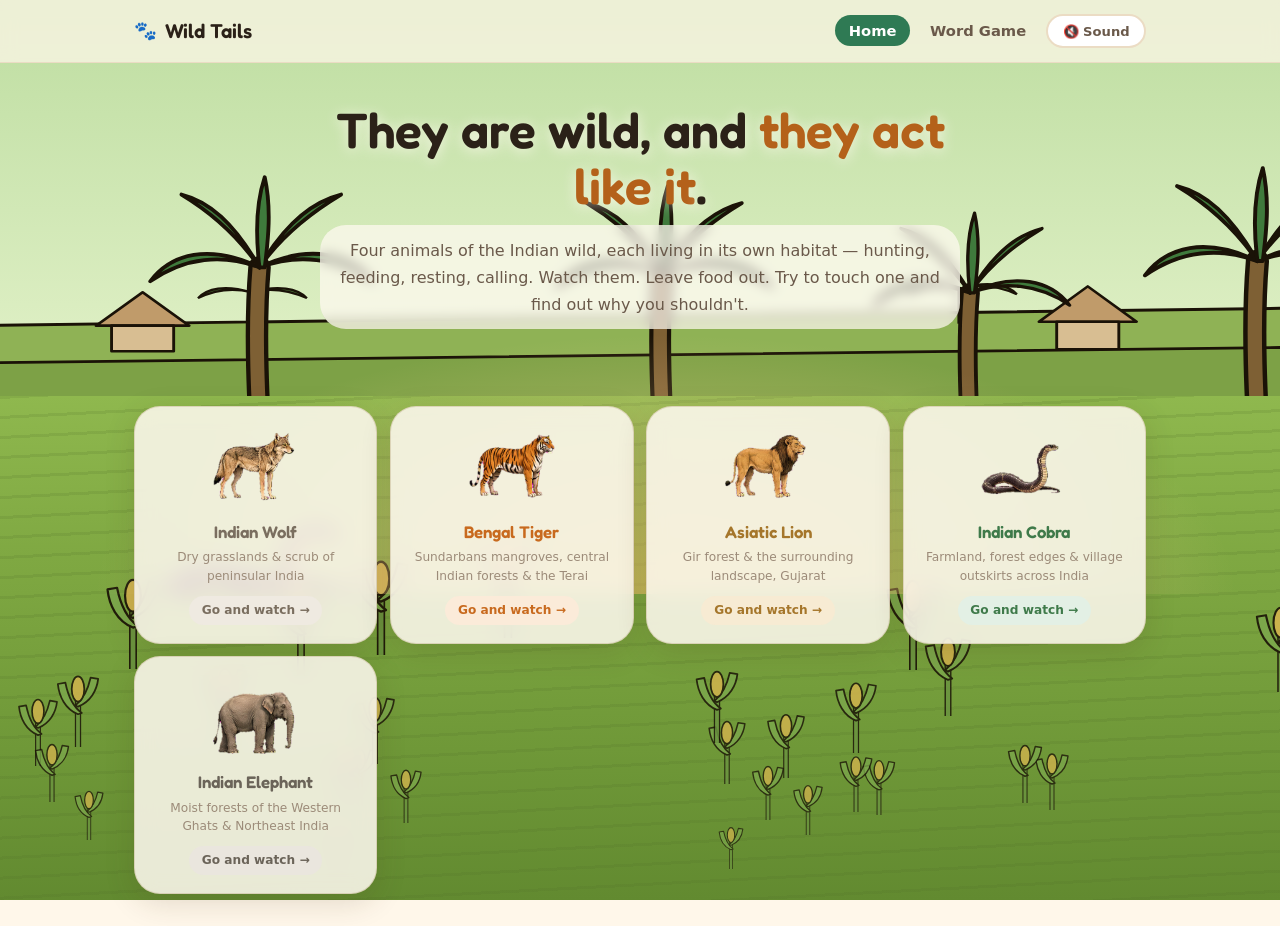
<file: index.html>
<!DOCTYPE html>
<html lang="en">
<head>
  <meta charset="UTF-8" />
  <meta name="viewport" content="width=device-width, initial-scale=1.0" />
  <title>Wild Tails — India's wild animals, living their day</title>
  <meta name="description" content="Four wild animals of India — an Indian wolf, a Bengal tiger, an Asiatic lion and a cobra — living in their own habitats. Watch them hunt, feed and rest. They are not pets." />
  <meta name="theme-color" content="#EFD9A2" />
  <link rel="icon" href="data:image/svg+xml,<svg xmlns='http://www.w3.org/2000/svg' viewBox='0 0 100 100'><text y='.9em' font-size='90'>🐾</text></svg>" />
  <link rel="preconnect" href="https://fonts.googleapis.com" />
  <link rel="preconnect" href="https://fonts.gstatic.com" crossorigin />
  <link href="https://fonts.googleapis.com/css2?family=Fredoka:wght@500;600;700&display=swap" rel="stylesheet" />
  <link rel="stylesheet" href="css/base.css" />
  <link rel="stylesheet" href="css/habitat.css" />
  <style>
    .home-hero { text-align: center; padding: 1.5rem 0 0.5rem; max-width: 640px; margin: 0 auto; }
    .home-hero h1 {
      font-size: clamp(2rem, 5.4vw, 3.1rem); line-height: 1.12;
      margin-bottom: 0.7rem; color: var(--ink);
      text-shadow: 0 2px 14px rgba(255, 250, 240, 0.8);
    }
    .home-hero h1 em { font-style: normal; color: #B4611A; }
    .home-hero p {
      color: var(--ink-soft); font-size: 1rem; line-height: 1.7;
      background: rgba(255, 250, 242, 0.72);
      backdrop-filter: blur(6px);
      border-radius: var(--radius-lg);
      padding: 0.7rem 1.1rem; display: inline-block;
    }

    .picker { display: grid; gap: 0.8rem; grid-template-columns: repeat(auto-fit, minmax(210px, 1fr)); }
    .animal-card {
      display: flex; flex-direction: column;
      text-decoration: none; color: inherit;
      padding: 0.9rem 1rem 1.1rem; text-align: center;
      transition: transform 0.28s var(--ease), box-shadow 0.28s ease;
    }
    .animal-card:hover { transform: translateY(-5px); box-shadow: 0 14px 34px rgba(70,50,20,0.2); }
    .animal-card img { width: 100%; height: 92px; object-fit: contain; display: block; margin: 0 auto 0.35rem; }
    .card-name { font-family: var(--display); font-size: 1.05rem; font-weight: 600; margin-bottom: 0.15rem; }
    .card-habitat { font-size: 0.76rem; color: var(--ink-mute); line-height: 1.5; flex: 1; }
    .card-cta { align-self: center; margin-top: 0.7rem; font-size: 0.76rem; font-weight: 700; padding: 0.3rem 0.8rem; border-radius: var(--radius-pill); }

    .home-note {
      text-align: center; font-size: 0.85rem; color: var(--ink-soft);
      padding: 0.8rem 1.2rem; margin-top: 0.3rem;
    }
    .home-note a { font-weight: 700; }
  </style>
</head>
<body>

  <div class="world" id="world">
    <div class="sky"></div>
    <div class="clouds"></div>
    <div class="ridge"></div>
    <div class="canopy"></div>
    <div class="groundplane"></div>
    <div class="scrub"></div>
    <div class="extras"></div>
    <div class="critters"></div>
  </div>

  <div class="hud">
    <nav>
      <div class="nav-inner">
        <a class="brand" href="index.html"><span class="brand-paw">🐾</span> Wild Tails</a>
        <ul class="nav-links">
          <li><a href="index.html" class="active">Home</a></li>
          <li><a href="games/wordle.html">Word Game</a></li>
          <li><button class="btn btn-ghost btn-sm" id="btnSound" type="button" aria-pressed="false">🔇 Sound</button></li>
        </ul>
      </div>
    </nav>

    <div class="hud-wrap">
      <section class="home-hero">
        <h1>They are wild, and <em>they act like it</em>.</h1>
        <p>Four animals of the Indian wild, each living in its own habitat — hunting, feeding, resting, calling. Watch them. Leave food out. Try to touch one and find out why you shouldn't.</p>
      </section>

      <div class="hud-spacer"></div>

      <div class="picker" id="picker"></div>
    </div>
  </div>

  <script src="js/storage.js"></script>
  <script src="js/animals-data.js"></script>
  <script src="js/habitat-art.js"></script>
  <script src="js/ambience.js"></script>
  <script src="js/scene.js"></script>
  <script src="js/home.js"></script>
</body>
</html>
</file>
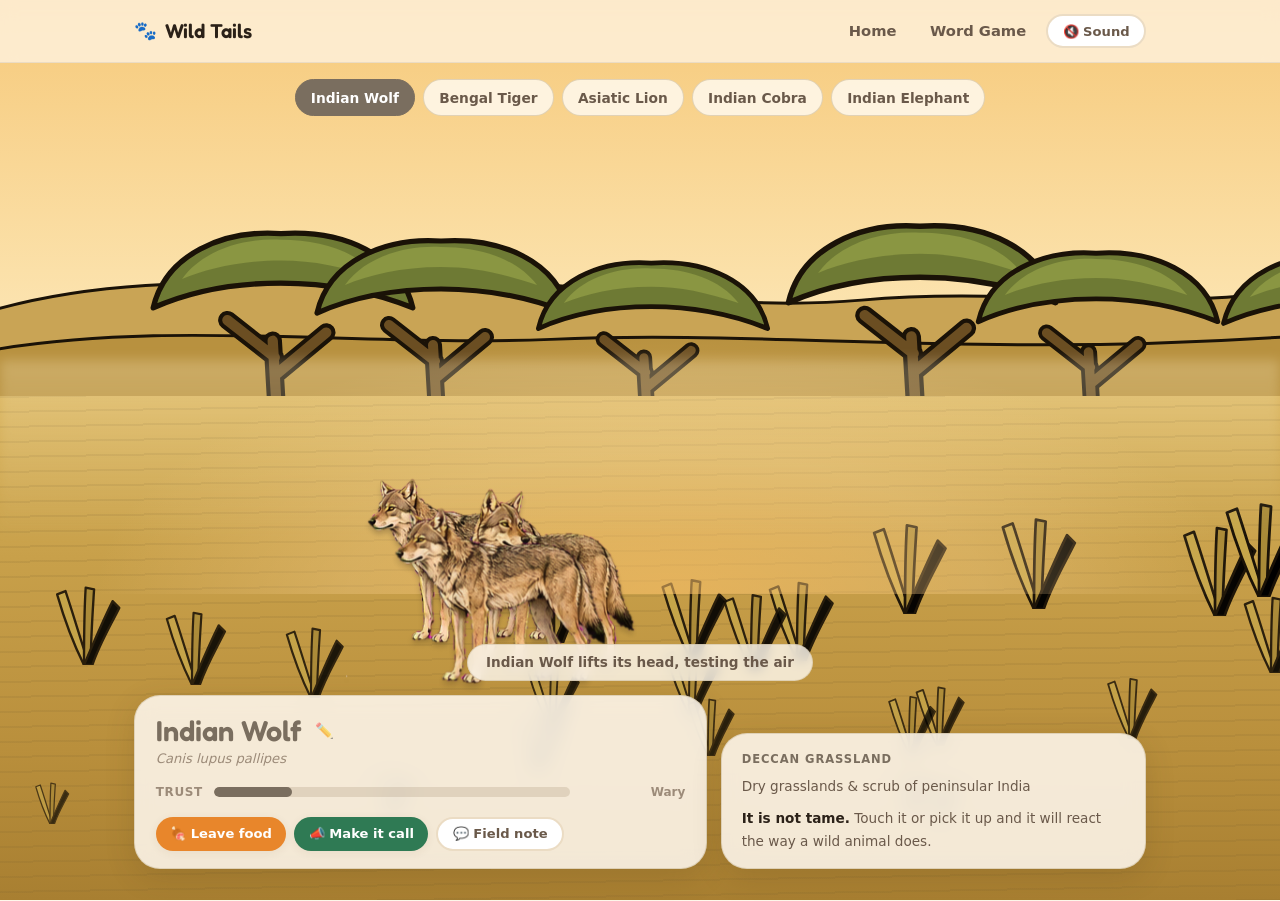
<file: habitat.html>
<!DOCTYPE html>
<html lang="en">
<head>
  <meta charset="UTF-8" />
  <meta name="viewport" content="width=device-width, initial-scale=1.0" />
  <title>Wild Tails — Habitat</title>
  <meta name="description" content="Watch India's wild animals live their day — hunting, feeding, resting — in their own habitat." />
  <meta name="theme-color" content="#EFD9A2" />
  <link rel="icon" href="data:image/svg+xml,<svg xmlns='http://www.w3.org/2000/svg' viewBox='0 0 100 100'><text y='.9em' font-size='90'>🐾</text></svg>" />
  <link rel="preconnect" href="https://fonts.googleapis.com" />
  <link rel="preconnect" href="https://fonts.gstatic.com" crossorigin />
  <link href="https://fonts.googleapis.com/css2?family=Fredoka:wght@500;600;700&display=swap" rel="stylesheet" />
  <link rel="stylesheet" href="css/base.css" />
  <link rel="stylesheet" href="css/habitat.css" />
</head>
<body>

  <!-- The habitat is the page, not a box on it. -->
  <div class="world" id="world">
    <div class="sky"></div>
    <div class="clouds"></div>
    <div class="ridge"></div>
    <div class="canopy"></div>
    <div class="groundplane"></div>
    <div class="scrub"></div>
    <div class="extras"></div>
    <div class="critters"></div>
  </div>

  <div class="fact-bubble" id="factBubble" hidden>
    <button class="fact-close" id="factClose" type="button" aria-label="Close">×</button>
    <p class="fact-speaker" id="factSpeaker"></p>
    <p class="fact-text" id="factText"></p>
  </div>

  <div class="hud">
    <nav>
      <div class="nav-inner">
        <a class="brand" href="index.html"><span class="brand-paw">🐾</span> Wild Tails</a>
        <ul class="nav-links">
          <li><a href="index.html">Home</a></li>
          <li><a href="games/wordle.html">Word Game</a></li>
          <li><button class="btn btn-ghost btn-sm" id="btnSound" type="button" aria-pressed="false">🔇 Sound</button></li>
        </ul>
      </div>
    </nav>

    <div class="hud-wrap">
      <div class="animal-tabs" id="animalTabs"></div>

      <div class="hud-spacer"></div>

      <p class="doing" id="doing">…</p>

      <div class="hud-bottom">
        <section class="panel control-card">
          <div class="name-block">
            <h1 class="animal-name" id="animalName">…</h1>
            <button class="name-edit" id="nameEditBtn" type="button" title="Give me a name">✏️</button>
            <form class="name-form" id="nameForm" hidden>
              <input class="name-input" id="nameInput" type="text" maxlength="20" placeholder="Name it…" aria-label="Name" />
              <button class="btn btn-primary btn-sm" type="submit">Save</button>
              <button class="btn btn-ghost btn-sm" type="button" id="nameCancelBtn">Cancel</button>
            </form>
          </div>
          <p class="animal-species" id="animalSpecies"></p>

          <div class="trust-row">
            <span class="trust-label">Trust</span>
            <div class="trust-bar"><div class="trust-fill" id="trustFill"></div></div>
            <span class="trust-value" id="trustValue">—</span>
          </div>

          <div class="actions">
            <button class="btn btn-mango btn-sm" id="btnFeed" type="button">🍖 Leave food</button>
            <button class="btn btn-primary btn-sm" id="btnCall" type="button">📣 Make it call</button>
            <button class="btn btn-ghost btn-sm" id="btnFact" type="button">💬 Field note</button>
          </div>
        </section>

        <aside class="panel field-card">
          <p class="field-title" id="biomeLabel">Habitat</p>
          <p class="field-note" id="animalHabitat"></p>
          <p class="field-note" style="margin-top:0.6rem" id="handlingNote">
            <strong>It is not tame.</strong> Touch it or pick it up and it will react the way a wild animal does.
          </p>
        </aside>
      </div>
    </div>
  </div>

  <script src="js/storage.js"></script>
  <script src="js/animals-data.js"></script>
  <script src="js/habitat-art.js"></script>
  <script src="js/ambience.js"></script>
  <script src="js/scene.js"></script>
  <script src="js/habitat.js"></script>
</body>
</html>
</file>
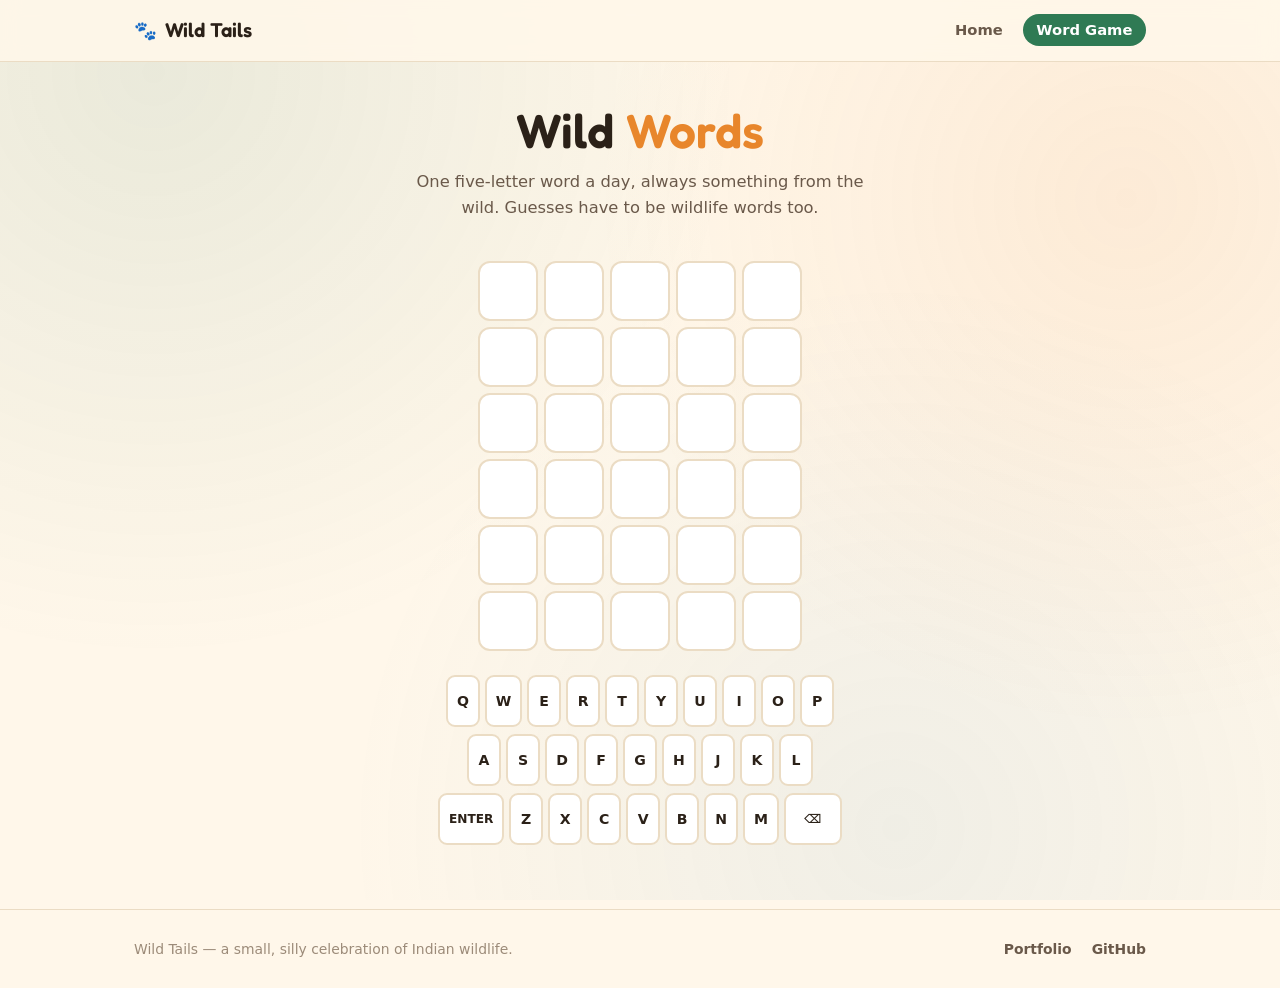
<file: games/wordle.html>
<!DOCTYPE html>
<html lang="en">
<head>
  <meta charset="UTF-8" />
  <meta name="viewport" content="width=device-width, initial-scale=1.0" />
  <title>Wild Words — Wild Tails</title>
  <meta name="description" content="A daily five-letter word game where every answer comes from the wild." />
  <meta name="theme-color" content="#FFF7EA" />
  <link rel="icon" href="data:image/svg+xml,<svg xmlns='http://www.w3.org/2000/svg' viewBox='0 0 100 100'><text y='.9em' font-size='90'>🐾</text></svg>" />
  <link rel="preconnect" href="https://fonts.googleapis.com" />
  <link rel="preconnect" href="https://fonts.gstatic.com" crossorigin />
  <link href="https://fonts.googleapis.com/css2?family=Fredoka:wght@500;600;700&display=swap" rel="stylesheet" />
  <link rel="stylesheet" href="../css/base.css" />
  <link rel="stylesheet" href="../css/wordle.css" />
</head>
<body>

  <nav>
    <div class="nav-inner">
      <a class="brand" href="../index.html"><span class="brand-paw">🐾</span> Wild Tails</a>
      <ul class="nav-links">
        <li><a href="../index.html">Home</a></li>
        <li><a href="wordle.html" class="active">Word Game</a></li>
      </ul>
    </div>
  </nav>

  <main>
    <div class="wrap game-wrap">

      <div class="page-head">
        <h1 class="page-title">Wild <em>Words</em></h1>
        <p class="page-sub">One five-letter word a day, always something from the wild. Guesses have to be wildlife words too.</p>
      </div>

      <div class="toast" id="toast" hidden></div>

      <div class="board" id="board"></div>

      <div class="result" id="result" hidden>
        <p class="result-title" id="resultTitle"></p>
        <p class="result-word" id="resultWord"></p>
        <div class="stat-strip">
          <div><strong id="statPlayed">0</strong><span>played</span></div>
          <div><strong id="statWinPct">0%</strong><span>win rate</span></div>
          <div><strong id="statStreak">0</strong><span>streak</span></div>
          <div><strong id="statMax">0</strong><span>best</span></div>
        </div>
        <p class="result-note">A new word appears every day. Come back tomorrow.</p>
      </div>

      <div class="keyboard" id="keyboard"></div>

    </div>
  </main>

  <footer>
    <div class="footer-inner">
      <span>Wild Tails — a small, silly celebration of Indian wildlife.</span>
      <ul class="footer-links">
        <li><a href="https://abaghel06.github.io" target="_blank" rel="noopener">Portfolio</a></li>
        <li><a href="https://github.com/abaghel06" target="_blank" rel="noopener">GitHub</a></li>
      </ul>
    </div>
  </footer>

  <script src="../js/storage.js"></script>
  <script src="../js/wordlist.js"></script>
  <script src="../js/wordle-game.js"></script>
</body>
</html>
</file>
<file: css/base.css>
/* ═══════════════════════════════════════════
   Wild Tails — base.css
   Shared tokens, layout, nav, footer, buttons
   ═══════════════════════════════════════════ */

:root {
  /* Palette — warm Indian wilderness */
  --bg:        #FFF7EA;
  --bg-2:      #FBE9CE;
  --surface:   #FFFFFF;

  --ink:       #2B2118;
  --ink-soft:  #6A594A;
  --ink-mute:  #9C8B79;

  --jungle:      #2F7A54;
  --jungle-deep: #1F5B3D;
  --jungle-dim:  #E2F1E8;

  --mango:     #E8862B;
  --mango-dim: #FDECD8;
  --clay:      #C2452D;
  --sky:       #3E8FB8;

  --border:    #EBDCC4;

  /* Type */
  --display: 'Fredoka', 'Trebuchet MS', system-ui, sans-serif;
  --sans: system-ui, -apple-system, 'Segoe UI', Roboto, sans-serif;

  /* Shape */
  --radius:      16px;
  --radius-lg:   26px;
  --radius-pill: 999px;

  --shadow-sm: 0 2px 10px rgba(80, 55, 25, 0.07);
  --shadow:    0 12px 32px rgba(80, 55, 25, 0.13);

  --ease: cubic-bezier(0.34, 1.4, 0.64, 1);
}

* { box-sizing: border-box; margin: 0; padding: 0; }

[hidden] { display: none !important; }

body {
  background: var(--bg);
  color: var(--ink);
  font-family: var(--sans);
  font-size: 16px;
  line-height: 1.6;
  -webkit-font-smoothing: antialiased;
  min-height: 100vh;
  display: flex;
  flex-direction: column;
}

/* Soft dappled background, like light through leaves */
body::before {
  content: '';
  position: fixed;
  inset: 0;
  z-index: -1;
  pointer-events: none;
  background:
    radial-gradient(circle at 12% 8%, rgba(47, 122, 84, 0.10) 0%, transparent 42%),
    radial-gradient(circle at 88% 22%, rgba(232, 134, 43, 0.10) 0%, transparent 40%),
    radial-gradient(circle at 70% 92%, rgba(62, 143, 184, 0.08) 0%, transparent 45%);
}

h1, h2, h3 { font-family: var(--display); font-weight: 600; line-height: 1.2; }

a { color: var(--jungle); }

.wrap { width: 100%; max-width: 1060px; margin: 0 auto; padding: 0 1.5rem; }

/* ── Nav ── */
nav {
  position: sticky; top: 0; z-index: 50;
  background: rgba(255, 247, 234, 0.88);
  backdrop-filter: blur(10px);
  border-bottom: 1px solid var(--border);
}
.nav-inner {
  max-width: 1060px; margin: 0 auto;
  padding: 0.9rem 1.5rem;
  display: flex; align-items: center; justify-content: space-between;
  gap: 1rem;
}
.brand {
  font-family: var(--display); font-size: 1.25rem; font-weight: 600;
  color: var(--ink); text-decoration: none;
  display: flex; align-items: center; gap: 0.5rem;
}
.brand-paw { font-size: 1.15rem; }
.nav-links { list-style: none; display: flex; gap: 0.4rem; align-items: center; }
.nav-links a {
  text-decoration: none; color: var(--ink-soft);
  font-size: 0.92rem; font-weight: 600;
  padding: 0.45rem 0.85rem; border-radius: var(--radius-pill);
  transition: background 0.2s ease, color 0.2s ease;
}
.nav-links a:hover { background: var(--jungle-dim); color: var(--jungle-deep); }
.nav-links a.active { background: var(--jungle); color: #fff; }

/* ── Buttons ── */
.btn {
  font-family: var(--sans);
  font-size: 0.95rem; font-weight: 700;
  padding: 0.75rem 1.5rem;
  border: none; border-radius: var(--radius-pill);
  cursor: pointer; text-decoration: none;
  display: inline-flex; align-items: center; gap: 0.5rem;
  transition: transform 0.2s var(--ease), box-shadow 0.2s ease, background 0.2s ease;
}
.btn:hover { transform: translateY(-2px); }
.btn:active { transform: translateY(0); }
.btn:disabled { opacity: 0.55; cursor: default; transform: none; }
.btn-primary { background: var(--jungle); color: #fff; box-shadow: var(--shadow-sm); }
.btn-primary:hover { background: var(--jungle-deep); box-shadow: var(--shadow); }
.btn-mango { background: var(--mango); color: #fff; box-shadow: var(--shadow-sm); }
.btn-mango:hover { background: #d1751f; box-shadow: var(--shadow); }
.btn-ghost {
  background: var(--surface); color: var(--ink-soft);
  border: 2px solid var(--border);
}
.btn-ghost:hover { border-color: var(--jungle); color: var(--jungle-deep); }

/* ── Main / page shell ── */
main { flex: 1; padding: 2.5rem 0 4rem; }

.page-head { text-align: center; margin-bottom: 2.5rem; }
.page-title { font-size: clamp(2rem, 5vw, 3rem); margin-bottom: 0.6rem; }
.page-title em { font-style: normal; color: var(--mango); }
.page-sub { color: var(--ink-soft); max-width: 560px; margin: 0 auto; font-size: 1.02rem; }

.section-label {
  font-family: var(--display);
  font-size: 1.3rem; font-weight: 600;
  margin-bottom: 1rem;
  display: flex; align-items: center; gap: 0.5rem;
}

/* ── Cards ── */
.card {
  background: var(--surface);
  border: 1px solid var(--border);
  border-radius: var(--radius-lg);
  box-shadow: var(--shadow-sm);
}

/* ── Footer ── */
footer {
  border-top: 1px solid var(--border);
  padding: 1.75rem 0;
  font-size: 0.87rem;
  color: var(--ink-mute);
}
.footer-inner {
  max-width: 1060px; margin: 0 auto; padding: 0 1.5rem;
  display: flex; flex-wrap: wrap; gap: 0.75rem 1.5rem;
  align-items: center; justify-content: space-between;
}
.footer-inner a { color: var(--ink-soft); text-decoration: none; font-weight: 600; }
.footer-inner a:hover { color: var(--jungle); }
.footer-links { display: flex; gap: 1.25rem; list-style: none; }

/* ── Utility ── */
.visually-hidden {
  position: absolute; width: 1px; height: 1px;
  overflow: hidden; clip: rect(0 0 0 0); white-space: nowrap;
}

@media (max-width: 560px) {
  .nav-inner { padding: 0.75rem 1rem; }
  .nav-links a { padding: 0.4rem 0.65rem; font-size: 0.86rem; }
  .brand { font-size: 1.1rem; }
}

@media (prefers-reduced-motion: reduce) {
  *, *::before, *::after {
    animation-duration: 0.01ms !important;
    animation-iteration-count: 1 !important;
    transition-duration: 0.01ms !important;
  }
}
</file>
<file: css/habitat.css>
/* ═══════════════════════════════════════════
   Wild Tails — habitat.css
   The world fills the whole window. Content sits
   on top of it as light, translucent panels.
   ═══════════════════════════════════════════ */

/* ── The world ── */
.world {
  position: fixed; inset: 0;
  z-index: 0; overflow: hidden;
  touch-action: none;
}
.world > * { position: absolute; }

.sky { inset: 0; }
.haze { inset: 0; }
.clouds { inset: 0; }
.ridge { left: -2%; right: -2%; bottom: 54%; height: 24%; }
.canopy { left: 0; right: 0; bottom: 46%; height: 38%; }
.groundplane { left: 0; right: 0; bottom: 0; height: 56%; }
.scrub, .extras, .critters { inset: 0; }
.foreground { left: 0; right: 0; bottom: 0; height: 26%; }

.layer-svg { width: 100%; height: 100%; display: block; }
.sky, .haze, .clouds, .ridge, .canopy, .groundplane, .scrub, .extras, .foreground { pointer-events: none; }
.critters { pointer-events: none; }
.critters .critter { pointer-events: auto; }

/* Grassland — dry Deccan plains */
.world[data-biome="grassland"] .sky {
  background: linear-gradient(#F6C97A 0%, #FBE0A8 30%, #FDEFCB 52%, #F3DFAE 100%);
}
.world[data-biome="grassland"] .groundplane {
  background: linear-gradient(#D9B45E 0%, #C8A04A 32%, #B98F3C 70%, #A87F31 100%);
}
.world[data-biome="grassland"] .groundplane::after {
  content: ''; position: absolute; inset: 0;
  background: repeating-linear-gradient(179deg, rgba(120,95,45,0.13) 0 2px, transparent 2px 15px);
}

/* Sundarbans — humid, green, tidal */
.world[data-biome="mangrove"] .sky {
  background: linear-gradient(#A8CFC4 0%, #CBE4D6 34%, #E2F0E0 56%, #C4DCC6 100%);
}
.world[data-biome="mangrove"] .groundplane {
  background: linear-gradient(#7C9A4E 0%, #6C8A42 32%, #5C7A38 70%, #4F6C30 100%);
}

/* Gir — dry deciduous teak forest */
.world[data-biome="gir"] .sky {
  background: linear-gradient(#F4C978 0%, #FADFA6 34%, #FBEDC8 58%, #EFD9A4 100%);
}
.world[data-biome="gir"] .groundplane {
  background: linear-gradient(#D3AC5A 0%, #C29A46 32%, #B28A3A 70%, #A37C30 100%);
}
.world[data-biome="gir"] .groundplane::after {
  content: ''; position: absolute; inset: 0;
  background: repeating-linear-gradient(178deg, rgba(110,85,40,0.11) 0 2px, transparent 2px 17px);
}

/* Farmland — paddy country */
.world[data-biome="farmland"] .sky {
  background: linear-gradient(#BDDDA0 0%, #DCEEC2 36%, #EDF6DA 58%, #CFE5AC 100%);
}
.world[data-biome="farmland"] .groundplane {
  background: linear-gradient(#8FB84E 0%, #7FA842 32%, #6F9838 70%, #628A30 100%);
}
.world[data-biome="farmland"] .groundplane::after {
  content: ''; position: absolute; inset: 0;
  background: repeating-linear-gradient(177deg, rgba(80,110,40,0.16) 0 3px, transparent 3px 20px);
}

/* Western Ghats — tall, humid, broad-leaved forest */
.world[data-biome="forest"] .sky {
  background: linear-gradient(#9CC0A0 0%, #C3DCC0 34%, #DEEBD8 58%, #B9D6B4 100%);
}
.world[data-biome="forest"] .groundplane {
  background: linear-gradient(#5C7A3E 0%, #4C6A34 32%, #3F5A2C 70%, #344C25 100%);
}

/* ── Scenery pieces ── */
.tree {
  position: absolute; bottom: 0;
  width: 300px; height: 330px;
  transform-origin: 50% 100%;
  transform: scale(var(--s, 1));
}
.tree svg { width: 100%; height: 100%; display: block; }
.tree.palm { height: 320px; }

.grass {
  position: absolute;
  width: 74px; height: 84px;
  transform-origin: 50% 100%;
  transform: scale(var(--s, 1));
}
.grass svg { width: 100%; height: 100%; display: block; }
.rock {
  position: absolute; width: 70px; height: 40px;
  transform-origin: 50% 100%; transform: scale(var(--s, 1));
}
.rock svg { width: 100%; height: 100%; display: block; }

/* Everything growing leans in the same breeze */
.sway { animation: sway var(--sd, 5.5s) ease-in-out infinite; animation-delay: var(--d, 0s); }
.tree.sway { --sd: 7.5s; }
@keyframes sway {
  0%, 100% { transform: scale(var(--s, 1)) rotate(-1.6deg) skewX(1deg); }
  50%      { transform: scale(var(--s, 1)) rotate(1.6deg) skewX(-1deg); }
}

.cloud {
  position: absolute; left: -25%;
  width: 260px; height: 90px;
  transform: scale(var(--s, 1));
  animation: drift var(--dur, 110s) linear infinite;
  animation-delay: var(--delay, 0s);
}
.cloud svg { width: 100%; height: 100%; }
@keyframes drift {
  from { transform: translateX(0) scale(var(--s, 1)); }
  to   { transform: translateX(160vw) scale(var(--s, 1)); }
}

/* A kite or an egret working the thermals */
.kite {
  position: absolute; top: 14%; left: -8%;
  width: 46px; height: 20px;
  animation: soar var(--dur, 40s) linear infinite;
  opacity: 0.75;
}
.kite svg { width: 100%; height: 100%; animation: flap 1.6s ease-in-out infinite; }
.kite.egret { top: 22%; }
@keyframes soar {
  0%   { transform: translate(0, 0); }
  25%  { transform: translate(30vw, -5vh); }
  50%  { transform: translate(58vw, 4vh); }
  75%  { transform: translate(86vw, -3vh); }
  100% { transform: translate(118vw, 2vh); }
}
@keyframes flap {
  0%, 100% { transform: scaleY(1); }
  50%      { transform: scaleY(0.62); }
}

/* Heat coming off the ground at midday */
.heat {
  position: absolute;
  left: 0; right: 0; bottom: 40%; height: 20%;
  background: linear-gradient(rgba(255, 240, 200, 0.28), transparent);
  filter: blur(6px);
  animation: shimmerUp 7s ease-in-out infinite;
}
@keyframes shimmerUp {
  0%, 100% { opacity: 0.5; transform: translateY(0) scaleY(1); }
  50%      { opacity: 0.8; transform: translateY(-5px) scaleY(1.05); }
}

.glow {
  position: absolute;
  left: 0; right: 0; bottom: 34%; height: 40%;
  background: radial-gradient(ellipse 62% 100% at 52% 100%, rgba(255, 196, 108, 0.55) 0%, rgba(255, 214, 150, 0.28) 40%, transparent 72%);
  pointer-events: none;
}
.dust {
  position: absolute;
  inset: 0;
  background: radial-gradient(circle at 70% 30%, rgba(255, 236, 194, 0.4) 0%, transparent 46%);
  mix-blend-mode: screen;
}
.mist {
  position: absolute;
  left: 0; right: 0; bottom: 44%; height: 22%;
  background: linear-gradient(rgba(226, 238, 232, 0.55), transparent);
  filter: blur(9px);
  animation: shimmerUp 11s ease-in-out infinite;
}

/* Tidal channel behind the mangroves */
.water {
  position: absolute;
  left: 0; right: 0; bottom: 50%; height: 7%;
  background: linear-gradient(#8FAEA8, #7B9C98);
  opacity: 0.85;
}
.water .shimmer {
  position: absolute; inset: 0;
  background:
    repeating-linear-gradient(0deg, rgba(255,255,255,0.22) 0 1px, transparent 1px 7px),
    linear-gradient(90deg, transparent, rgba(255,255,255,0.16) 40%, transparent 70%);
  background-size: 100% 100%, 60% 100%;
  background-repeat: repeat, no-repeat;
  animation: ripple 9s linear infinite;
}
@keyframes ripple {
  from { background-position: 0 0, -60% 0; }
  to   { background-position: 0 0, 160% 0; }
}

/* ── Critters ── */
/* ── Critters ──
   Each actor is a hand-illustrated sprite frame (see js/scene.js /
   animals-data.js) swapped by the simulation. CSS layers a little
   extra life on top of the frame itself — idle sway, a pounce arc,
   a landing squash, a threat-weight shift — as whole-image transforms,
   since the art is now a flat picture, not separate jointed parts. */
.critter {
  position: absolute; left: 0; top: 0;
  width: 260px; height: 160px;
  transform-origin: 50% 100%;
  will-change: transform;
}
.critter.actor { cursor: grab; }
.critter.actor.is-held { cursor: grabbing; }
.critter .flip { width: 100%; height: 100%; transform-origin: 50% 100%; }
.critter .sprite, .critter svg {
  width: 100%; height: 100%; object-fit: contain; object-position: bottom;
  overflow: visible; display: block; pointer-events: none;
  filter: drop-shadow(0 3px 2px rgba(0,0,0,0.18));
}
.critter.prey { width: 140px; height: 110px; }

/* Herd/pack companions — same sprite, just not clickable or named */
.critter.herdmate { opacity: 0.94; }

/* Idle — a standing animal is never completely still */
.critter.actor.st-idle .flip,
.critter.actor.st-walk .flip,
.critter.actor.st-rest .flip,
.critter.herdmate.st-idle .flip,
.critter.herdmate.st-walk .flip,
.critter.herdmate.st-rest .flip { animation: breatheSprite 4.2s cubic-bezier(.45,0,.55,1) infinite; }
@keyframes breatheSprite {
  0%, 100% { transform: scaleY(1) translateY(0); }
  45%      { transform: scaleY(1.012) translateY(-1px); }
}

/* Stalking: a slight forward crouch-lean on top of the crouch frames */
.st-stalk .flip { transform: translateY(2px) scale(1.01); }

/* The rush */
.st-pounce .flip { animation: pounceArc 0.45s cubic-bezier(.2,.7,.3,1); }
@keyframes pounceArc {
  0%   { transform: translateY(0) rotate(0deg); }
  40%  { transform: translateY(-30px) rotate(-6deg); }
  100% { transform: translateY(0) rotate(0deg); }
}

/* Falling and landing */
.st-fall .flip { transform: rotate(-5deg); }
.st-land .flip { animation: landSquash 0.7s var(--ease); }
@keyframes landSquash {
  0%   { transform: translateY(-14px) scaleY(1.07); }
  45%  { transform: translateY(0) scaleY(0.85) scaleX(1.09); }
  70%  { transform: translateY(0) scaleY(1.04) scaleX(0.98); }
  100% { transform: translateY(0) scale(1); }
}

/* ═══ Aggression ═══ weight shifts forward, a hard shiver of tension */
.st-threat .flip { animation: threatWeight 0.55s cubic-bezier(.4,0,.5,1) infinite; }
@keyframes threatWeight {
  0%, 100% { transform: translateX(0) rotate(0deg); }
  50%      { transform: translateX(3px) rotate(-1deg); }
}

/* Striking out at you */
.st-swipe .flip { animation: swipeLunge 0.6s cubic-bezier(.2,.8,.3,1); }
@keyframes swipeLunge {
  0%   { transform: translateX(0) rotate(0deg); }
  30%  { transform: translateX(16px) rotate(-6deg); }
  100% { transform: translateX(0) rotate(0deg); }
}

/* Held — it fights the grip */
.st-held .flip { animation: thrash 0.45s cubic-bezier(.4,0,.5,1) infinite; }
@keyframes thrash {
  0%, 100% { transform: rotate(-6deg); }
  50%      { transform: rotate(6deg); }
}

/* Prey */
.critter.prey { pointer-events: none; }
.critter.prey.is-fleeing .flip { animation: preyBound 0.3s ease-in-out infinite; }
@keyframes preyBound {
  0%, 100% { transform: translateY(0); }
  50%      { transform: translateY(-9px); }
}

.puff {
  position: absolute; width: 46px; height: 46px;
  border-radius: 50%; pointer-events: none; z-index: 8000;
  background: radial-gradient(circle, rgba(255,255,255,0.8) 0%, rgba(190,170,140,0.4) 60%, transparent 70%);
  animation: puffOut 0.7s ease-out forwards;
}
@keyframes puffOut {
  0%   { transform: scale(0.4); opacity: 0.9; }
  100% { transform: scale(2.2); opacity: 0; }
}

.food {
  position: absolute; font-size: 26px; line-height: 1;
  pointer-events: none; z-index: 500;
  animation: foodDrop 0.45s var(--ease);
}
@keyframes foodDrop {
  0%   { transform: translateY(-70px) rotate(-20deg); opacity: 0; }
  100% { opacity: 1; }
}

/* ── HUD over the world ── */
.hud { position: relative; z-index: 10; pointer-events: none; }
.hud a, .hud button, .hud input, .hud form, .hud .panel { pointer-events: auto; }

nav { background: rgba(255, 247, 234, 0.72); backdrop-filter: blur(8px); }

.panel {
  background: rgba(255, 250, 242, 0.86);
  backdrop-filter: blur(10px);
  border: 1px solid rgba(180, 160, 120, 0.35);
  border-radius: var(--radius-lg);
  box-shadow: 0 8px 30px rgba(70, 50, 20, 0.16);
}

.hud-wrap {
  max-width: 1060px; margin: 0 auto;
  padding: 1rem 1.5rem 2rem;
  min-height: calc(100vh - 62px);
  display: flex; flex-direction: column; gap: 0.9rem;
}

.animal-tabs { display: flex; flex-wrap: wrap; gap: 0.5rem; justify-content: center; }
.animal-tab {
  text-decoration: none; font-size: 0.86rem; font-weight: 700;
  color: var(--ink-soft);
  background: rgba(255, 250, 242, 0.82);
  backdrop-filter: blur(6px);
  border: 1px solid rgba(180, 160, 120, 0.4);
  padding: 0.4rem 0.95rem; border-radius: var(--radius-pill);
  transition: all 0.2s ease;
}
.animal-tab:hover { border-color: var(--animal-accent, var(--jungle)); color: var(--ink); }
.animal-tab.current {
  background: var(--animal-accent, var(--jungle));
  border-color: var(--animal-accent, var(--jungle));
  color: #fff;
}

.hud-spacer { flex: 1; min-height: 40px; }

.hud-bottom {
  display: grid; grid-template-columns: minmax(0, 1.35fr) minmax(0, 1fr);
  gap: 0.9rem; align-items: end;
}

.control-card { padding: 1.1rem 1.3rem; }
.name-block { display: flex; align-items: center; gap: 0.5rem; flex-wrap: wrap; }
.animal-name { font-size: clamp(1.35rem, 3vw, 1.8rem); color: var(--animal-accent, var(--ink)); }
.name-edit {
  background: none; border: none; cursor: pointer;
  font-size: 0.95rem; line-height: 1; padding: 0.3rem;
  border-radius: 50%; opacity: 0.6;
}
.name-edit:hover { opacity: 1; background: var(--animal-dim, var(--jungle-dim)); }
.name-form { display: flex; gap: 0.4rem; flex-wrap: wrap; }
.name-input {
  font-family: var(--sans); font-size: 0.92rem;
  padding: 0.45rem 0.85rem;
  border: 2px solid var(--border); border-radius: var(--radius-pill);
  background: var(--bg); color: var(--ink); width: 10rem;
}
.name-input:focus { outline: none; border-color: var(--animal-accent, var(--jungle)); }
.btn-sm { padding: 0.45rem 0.9rem; font-size: 0.82rem; }
.animal-species { font-style: italic; color: var(--ink-mute); font-size: 0.82rem; margin-bottom: 0.85rem; }

.trust-row { display: flex; align-items: center; gap: 0.7rem; margin-bottom: 0.95rem; }
.trust-label, .trust-value {
  font-size: 0.75rem; font-weight: 700; color: var(--ink-mute);
  text-transform: uppercase; letter-spacing: 0.05em;
}
.trust-value { min-width: 6.5rem; text-align: right; text-transform: none; letter-spacing: 0; }
.trust-bar { flex: 1; height: 10px; border-radius: var(--radius-pill); background: rgba(150,130,95,0.22); overflow: hidden; }
.trust-fill {
  height: 100%; width: 20%; border-radius: var(--radius-pill);
  background: var(--animal-accent, var(--jungle));
  transition: width 0.6s var(--ease);
}

.actions { display: flex; flex-wrap: wrap; gap: 0.5rem; }

.field-card { padding: 1rem 1.2rem; font-size: 0.85rem; }
.field-title {
  font-size: 0.72rem; font-weight: 800; letter-spacing: 0.08em;
  text-transform: uppercase; color: var(--animal-accent, var(--jungle));
  margin-bottom: 0.4rem;
}
.field-note { color: var(--ink-soft); line-height: 1.65; }
.field-note strong { color: var(--ink); }

.doing {
  align-self: center;
  background: rgba(255, 250, 242, 0.8);
  backdrop-filter: blur(6px);
  border-radius: var(--radius-pill);
  padding: 0.4rem 1.1rem;
  font-size: 0.85rem; font-weight: 600;
  color: var(--ink-soft);
  border: 1px solid rgba(180, 160, 120, 0.3);
}
.doing.alarm { color: #B23A2A; border-color: rgba(178, 58, 42, 0.4); }

/* Fact bubble, tethered to the animal */
.fact-bubble {
  position: fixed; z-index: 9500;
  width: min(340px, 74vw);
  background: rgba(255, 251, 244, 0.96);
  backdrop-filter: blur(8px);
  border: 2px solid var(--animal-accent, var(--jungle));
  border-radius: var(--radius-lg);
  padding: 0.8rem 1.9rem 0.85rem 1rem;
  box-shadow: var(--shadow);
  animation: bubblePop 0.3s var(--ease);
  pointer-events: auto;
}
.fact-bubble::after {
  content: ''; position: absolute; bottom: -12px; left: 50%;
  margin-left: -10px; border: 10px solid transparent;
  border-top-color: var(--animal-accent, var(--jungle)); border-bottom: 0;
}
.fact-close {
  position: absolute; top: 0.2rem; right: 0.4rem;
  background: none; border: none; cursor: pointer;
  font-size: 1.15rem; line-height: 1; color: var(--ink-mute);
  padding: 0.12rem 0.3rem; border-radius: 50%;
}
.fact-close:hover { color: var(--ink); background: var(--bg-2); }
.fact-speaker {
  font-family: var(--display); font-weight: 600;
  font-size: 0.82rem; color: var(--animal-accent, var(--jungle));
  margin-bottom: 0.12rem;
}
.fact-text { font-size: 0.88rem; color: var(--ink-soft); line-height: 1.6; }

@keyframes bubblePop {
  from { opacity: 0; transform: translateY(8px) scale(0.94); }
  to   { opacity: 1; transform: translateY(0) scale(1); }
}

footer { position: relative; z-index: 10; background: rgba(255, 247, 234, 0.72); backdrop-filter: blur(8px); }

@media (max-width: 780px) {
  .hud-bottom { grid-template-columns: 1fr; }
  .field-card { display: none; }
  .actions .btn { flex: 1 1 auto; justify-content: center; }
}
</file>
<file: css/wordle.css>
/* ═══════════════════════════════════════════
   Wild Tails — wordle.css
   ═══════════════════════════════════════════ */

.game-wrap { max-width: 520px; }

/* ── Board ── */
.board {
  display: grid; gap: 6px;
  justify-content: center;
  margin-bottom: 1.5rem;
}
.row { display: grid; grid-template-columns: repeat(5, 60px); gap: 6px; }
.tile {
  width: 60px; height: 60px;
  display: flex; align-items: center; justify-content: center;
  font-family: var(--display); font-size: 1.9rem; font-weight: 700;
  text-transform: uppercase;
  background: var(--surface);
  border: 2px solid var(--border);
  border-radius: 12px;
  color: var(--ink);
  transition: transform 0.12s ease;
}
.tile.filled { border-color: var(--ink-mute); animation: tilePop 0.12s ease; }
.tile.tile-correct { background: var(--jungle); border-color: var(--jungle); color: #fff; }
.tile.tile-present { background: var(--mango); border-color: var(--mango); color: #fff; }
.tile.tile-absent  { background: #C9BCA9; border-color: #C9BCA9; color: #fff; }

.row.shake { animation: shake 0.4s ease; }

@keyframes tilePop {
  from { transform: scale(0.9); }
  to   { transform: scale(1); }
}
@keyframes shake {
  0%, 100% { transform: translateX(0); }
  20%      { transform: translateX(-7px); }
  40%      { transform: translateX(7px); }
  60%      { transform: translateX(-4px); }
  80%      { transform: translateX(4px); }
}

/* ── Keyboard ── */
.keyboard { display: grid; gap: 7px; justify-content: center; margin-top: 0.5rem; }
.kb-row { display: flex; gap: 5px; justify-content: center; }
.key {
  font-family: var(--sans); font-size: 0.88rem; font-weight: 700;
  min-width: 34px; height: 52px; padding: 0 0.55rem;
  background: var(--surface); color: var(--ink);
  border: 2px solid var(--border); border-radius: 9px;
  cursor: pointer; text-transform: uppercase;
  transition: transform 0.12s ease, background 0.2s ease;
}
.key:hover { transform: translateY(-2px); }
.key:active { transform: translateY(0); }
.key.wide { min-width: 58px; font-size: 0.76rem; }
.key.key-correct { background: var(--jungle); border-color: var(--jungle); color: #fff; }
.key.key-present { background: var(--mango); border-color: var(--mango); color: #fff; }
.key.key-absent  { background: #D6CBBA; border-color: #D6CBBA; color: #fff; }

/* ── Toast ── */
.toast {
  position: fixed; top: 5.5rem; left: 50%;
  transform: translateX(-50%);
  background: var(--ink); color: #fff;
  font-size: 0.9rem; font-weight: 600;
  padding: 0.7rem 1.25rem; border-radius: var(--radius-pill);
  box-shadow: var(--shadow); z-index: 100;
  animation: toastIn 0.2s ease;
}
@keyframes toastIn {
  from { opacity: 0; transform: translateX(-50%) translateY(-8px); }
  to   { opacity: 1; transform: translateX(-50%) translateY(0); }
}

/* ── Result panel ── */
.result {
  background: var(--surface); border: 1px solid var(--border);
  border-radius: var(--radius-lg); box-shadow: var(--shadow-sm);
  padding: 1.35rem 1.5rem; text-align: center; margin-bottom: 1.25rem;
}
.result-title { font-family: var(--display); font-size: 1.3rem; font-weight: 600; }
.result-word {
  font-size: 0.95rem; color: var(--ink-soft); margin-top: 0.3rem;
}
.result-word strong { color: var(--jungle); letter-spacing: 0.08em; }
.stat-strip {
  display: flex; justify-content: center; gap: 1.5rem;
  margin: 1.1rem 0 0.5rem; flex-wrap: wrap;
}
.stat-strip div { display: flex; flex-direction: column; }
.stat-strip strong { font-family: var(--display); font-size: 1.5rem; color: var(--ink); }
.stat-strip span { font-size: 0.75rem; color: var(--ink-mute); text-transform: uppercase; letter-spacing: 0.04em; }
.result-note { font-size: 0.82rem; color: var(--ink-mute); margin-top: 0.5rem; }

@media (max-width: 460px) {
  .row { grid-template-columns: repeat(5, 52px); }
  .tile { width: 52px; height: 52px; font-size: 1.6rem; }
  .key { min-width: 29px; height: 48px; padding: 0 0.35rem; font-size: 0.8rem; }
  .key.wide { min-width: 48px; font-size: 0.68rem; }
}
</file>
